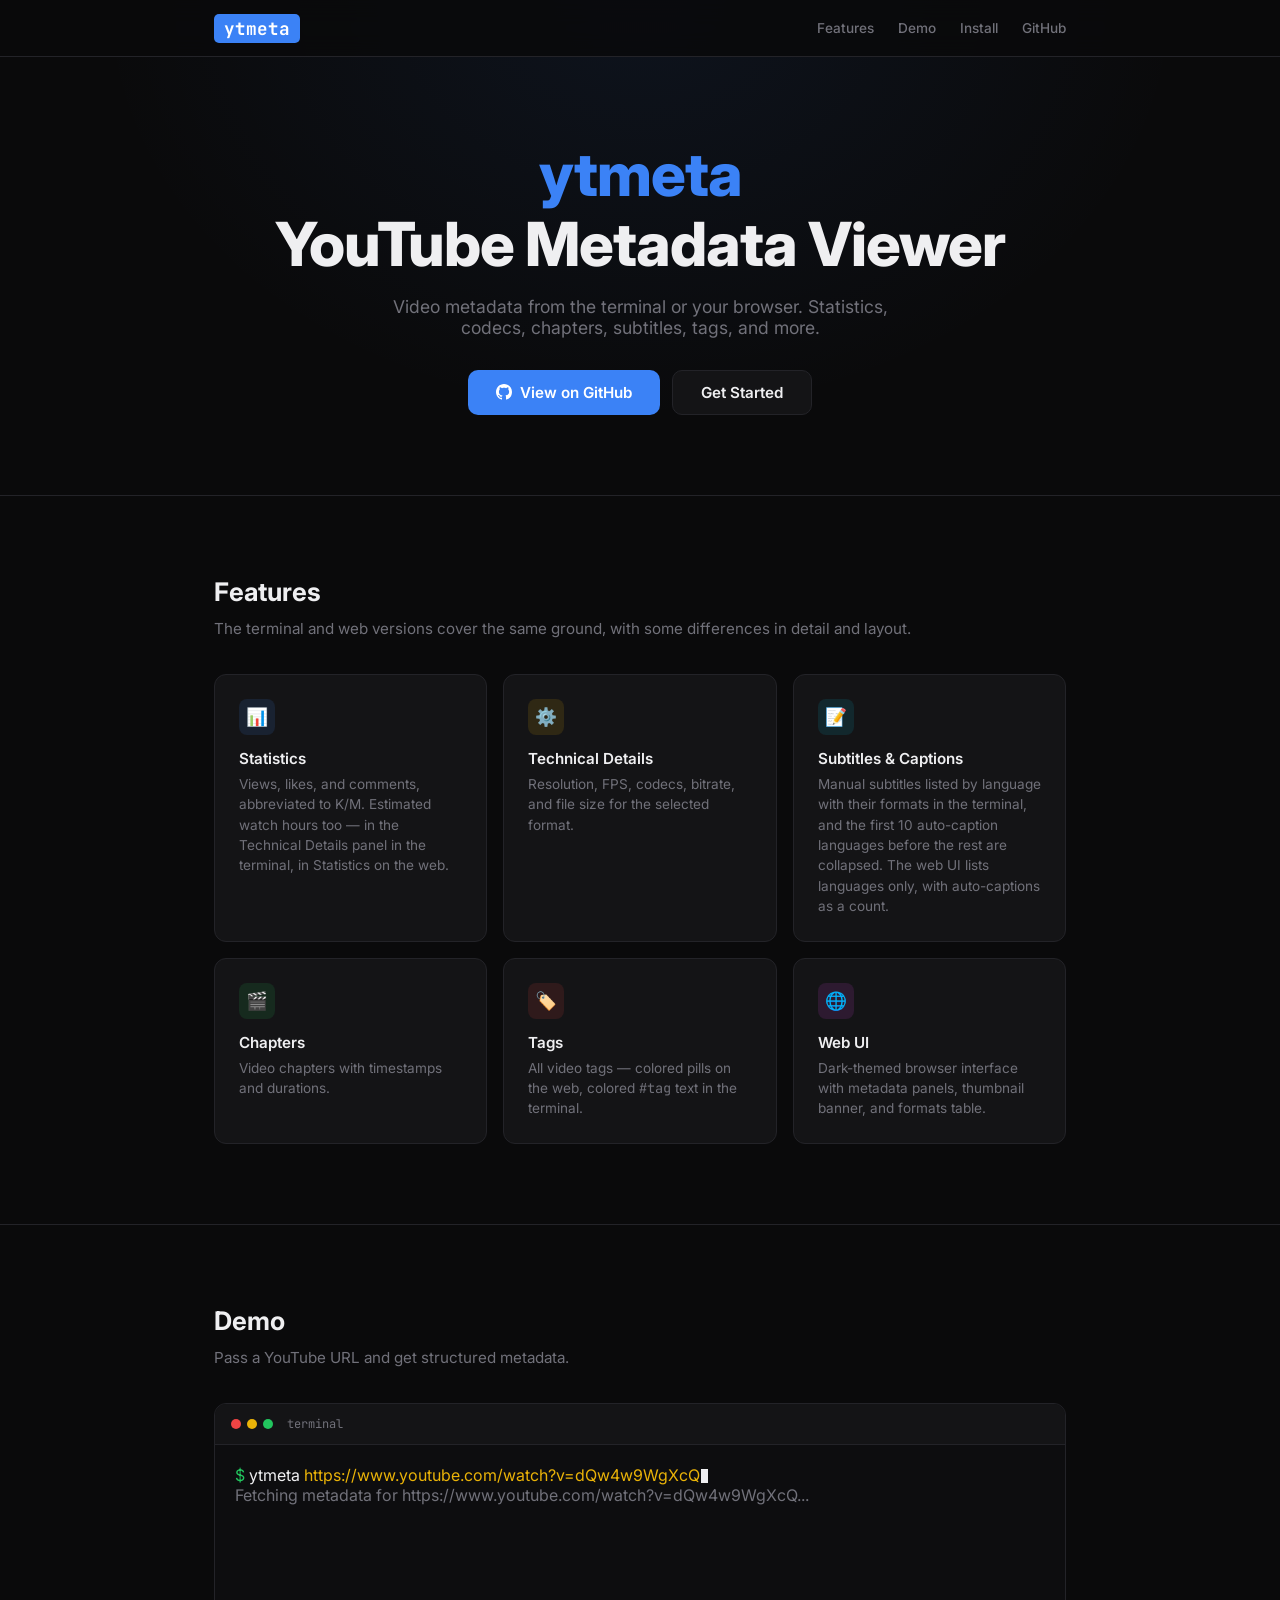
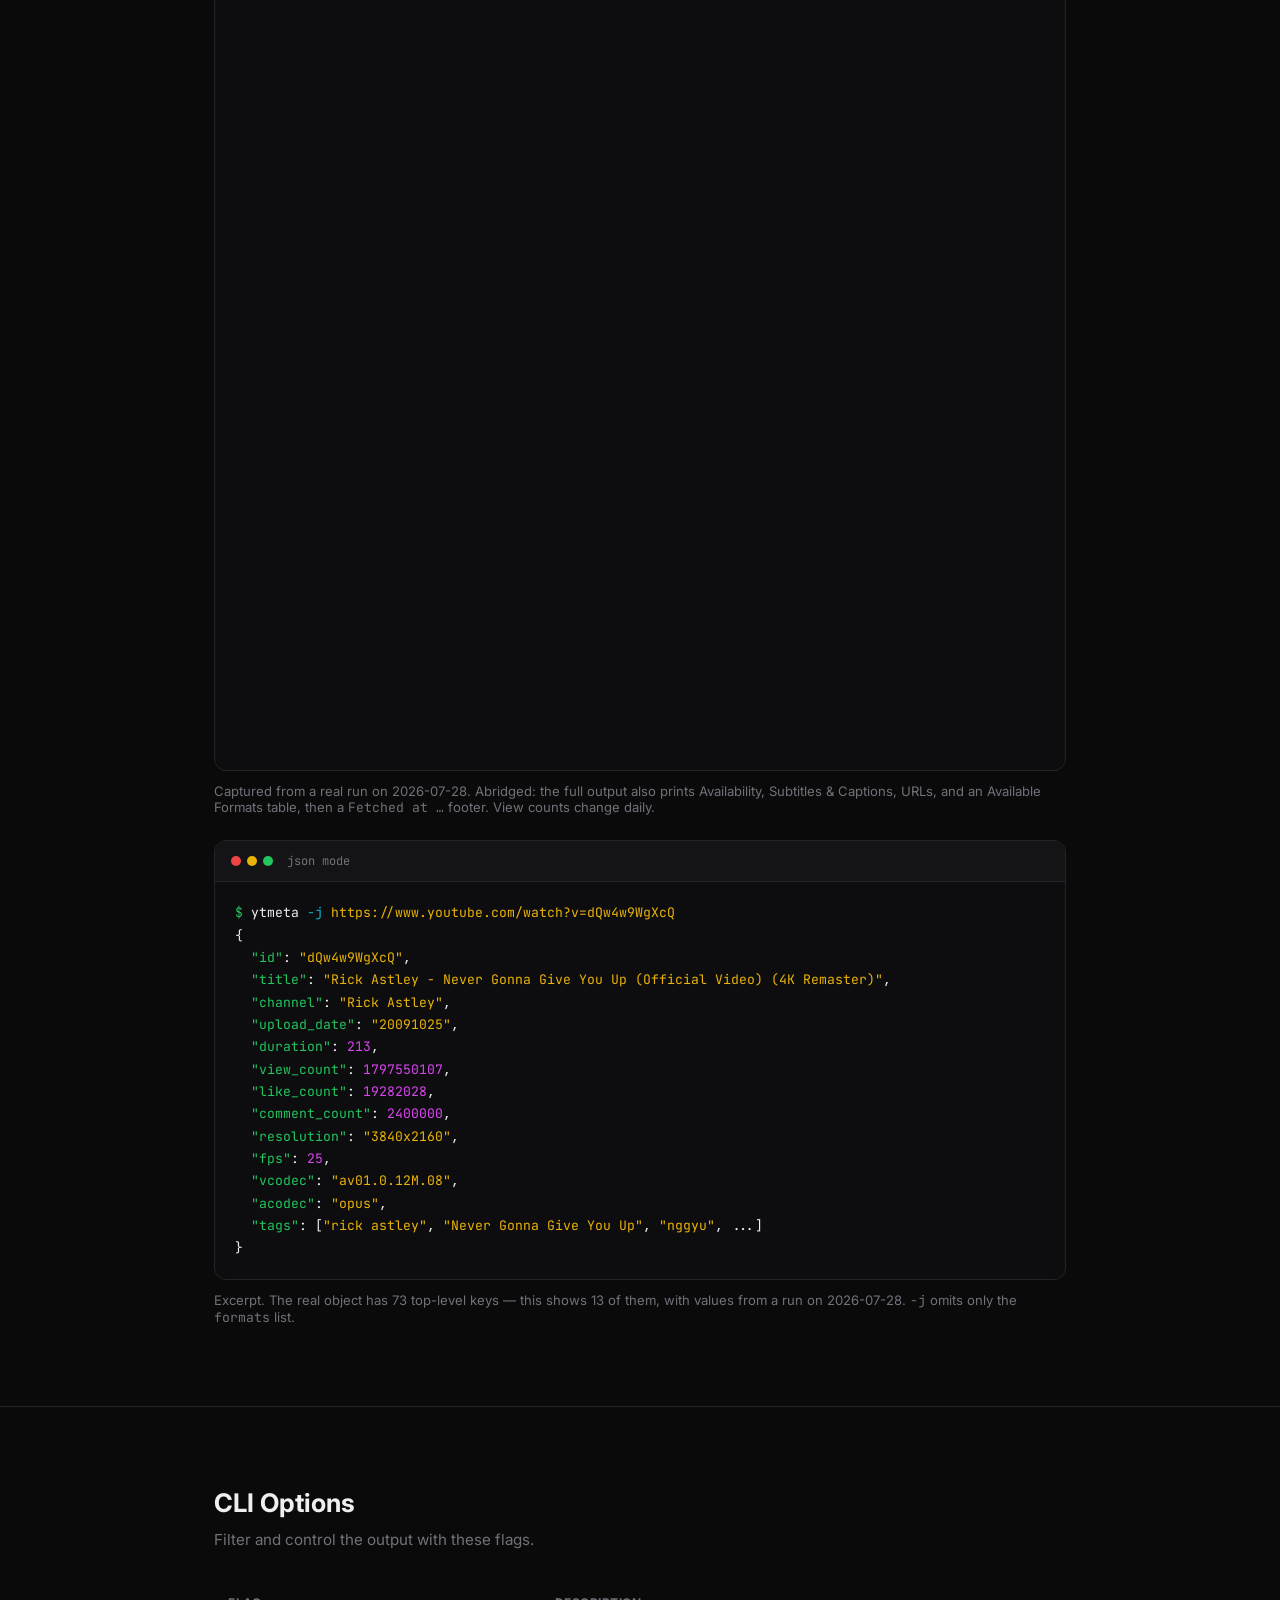
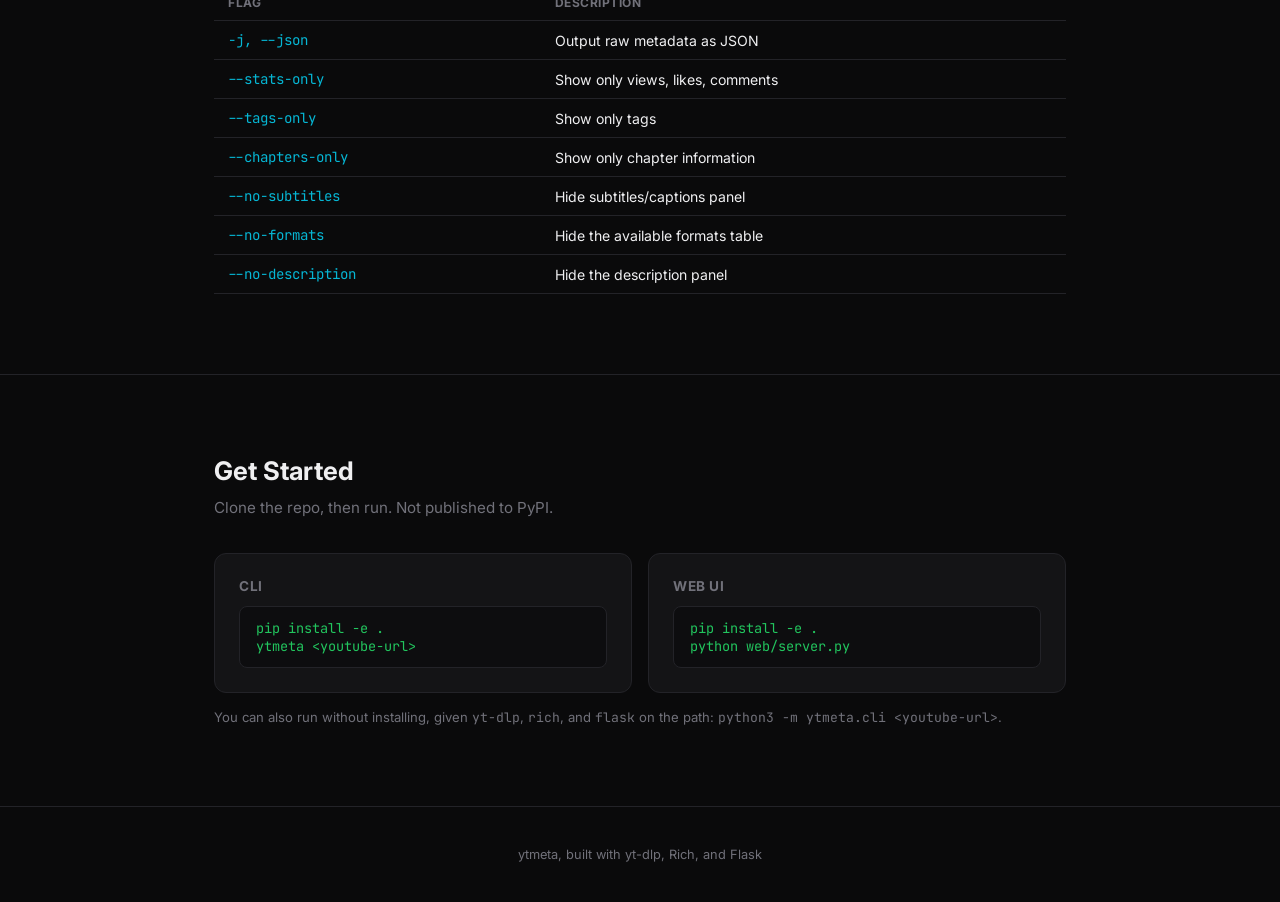
<file: docs/index.html>
<!DOCTYPE html>
<html lang="en">
<head>
  <meta charset="UTF-8" />
  <meta name="viewport" content="width=device-width, initial-scale=1.0" />
  <title>ytmeta - YouTube Metadata Viewer</title>
  <meta name="description" content="CLI tool and web app for viewing YouTube video metadata." />
  <link rel="preconnect" href="https://fonts.googleapis.com" />
  <link rel="preconnect" href="https://fonts.gstatic.com" crossorigin />
  <link href="https://fonts.googleapis.com/css2?family=JetBrains+Mono:wght@400;600;700&family=Inter:wght@400;500;600;700;800&display=swap" rel="stylesheet" />
  <style>
    *, *::before, *::after { margin: 0; padding: 0; box-sizing: border-box; }

    :root {
      --bg: #0a0a0b;
      --bg-card: #141416;
      --bg-card-hover: #1a1a1e;
      --border: #232328;
      --text: #efeff1;
      --text-dim: #71717a;
      --blue: #3b82f6;
      --green: #22c55e;
      --yellow: #eab308;
      --magenta: #d946ef;
      --cyan: #06b6d4;
      --red: #ef4444;
      --mono: 'JetBrains Mono', monospace;
      --sans: 'Inter', -apple-system, BlinkMacSystemFont, 'Segoe UI', sans-serif;
    }

    html { background: var(--bg); color: var(--text); font-family: var(--sans); scroll-behavior: smooth; }
    body { overflow-x: hidden; }

    a { color: var(--blue); text-decoration: none; }
    a:hover { text-decoration: underline; }

    .container { max-width: 900px; margin: 0 auto; padding: 0 24px; }

    /* ── Nav ──────────────────────────────────────────────────────────── */
    nav {
      position: fixed; top: 0; left: 0; right: 0; z-index: 100;
      background: rgba(10,10,11,0.85); backdrop-filter: blur(12px);
      border-bottom: 1px solid var(--border);
    }
    nav .inner {
      max-width: 900px; margin: 0 auto; padding: 0 24px;
      display: flex; align-items: center; justify-content: space-between;
      height: 56px;
    }
    nav .brand {
      font-family: var(--mono); font-weight: 700; font-size: 1.1rem;
      background: var(--blue); color: #fff; padding: 3px 10px; border-radius: 5px;
    }
    nav .links { display: flex; gap: 24px; }
    nav .links a {
      color: var(--text-dim); font-size: 0.85rem; font-weight: 500;
      transition: color 0.2s;
    }
    nav .links a:hover { color: var(--text); text-decoration: none; }

    /* ── Hero ─────────────────────────────────────────────────────────── */
    .hero {
      padding: 140px 0 80px; text-align: center;
      background: radial-gradient(ellipse at 50% 0%, rgba(59,130,246,0.08) 0%, transparent 60%);
    }
    .hero h1 {
      font-size: clamp(2.4rem, 6vw, 3.8rem); font-weight: 800;
      letter-spacing: -1px; line-height: 1.15;
    }
    .hero h1 .hl { color: var(--blue); }
    .hero p {
      margin-top: 16px; color: var(--text-dim); font-size: 1.1rem;
      max-width: 520px; margin-left: auto; margin-right: auto;
    }
    .hero-btns {
      margin-top: 32px; display: flex; gap: 12px;
      justify-content: center; flex-wrap: wrap;
    }
    .btn {
      display: inline-flex; align-items: center; gap: 8px;
      padding: 12px 28px; border-radius: 10px; font-weight: 600;
      font-size: 0.95rem; transition: all 0.2s; border: none; cursor: pointer;
    }
    .btn-primary { background: var(--blue); color: #fff; }
    .btn-primary:hover { background: #2563eb; text-decoration: none; }
    .btn-secondary {
      background: var(--bg-card); color: var(--text); border: 1px solid var(--border);
    }
    .btn-secondary:hover { background: var(--bg-card-hover); text-decoration: none; }

    /* ── Section ──────────────────────────────────────────────────────── */
    section { padding: 80px 0; }
    section + section { border-top: 1px solid var(--border); }
    .section-title {
      font-size: 1.6rem; font-weight: 700; margin-bottom: 12px;
    }
    .section-sub {
      color: var(--text-dim); font-size: 0.95rem; margin-bottom: 36px;
    }

    /* ── Features Grid ────────────────────────────────────────────────── */
    .features {
      display: grid; grid-template-columns: repeat(auto-fit, minmax(240px, 1fr));
      gap: 16px;
    }
    .feature-card {
      background: var(--bg-card); border: 1px solid var(--border);
      border-radius: 12px; padding: 24px;
      transition: border-color 0.2s, background 0.2s;
    }
    .feature-card:hover {
      border-color: var(--blue); background: var(--bg-card-hover);
    }
    .feature-icon {
      width: 36px; height: 36px; border-radius: 8px; margin-bottom: 14px;
      display: flex; align-items: center; justify-content: center;
      font-size: 1.1rem;
    }
    .feature-card h3 { font-size: 0.95rem; font-weight: 600; margin-bottom: 6px; }
    .feature-card p { color: var(--text-dim); font-size: 0.85rem; line-height: 1.5; }

    /* ── Terminal ─────────────────────────────────────────────────────── */
    .terminal {
      background: #0d0d0f; border: 1px solid var(--border); border-radius: 12px;
      overflow: hidden;
    }
    .terminal-bar {
      display: flex; align-items: center; gap: 6px;
      padding: 12px 16px; background: #141416; border-bottom: 1px solid var(--border);
    }
    .terminal-dot { width: 10px; height: 10px; border-radius: 50%; }
    .terminal-dot.r { background: #ef4444; }
    .terminal-dot.y { background: #eab308; }
    .terminal-dot.g { background: #22c55e; }
    .terminal-title {
      margin-left: 8px; color: var(--text-dim); font-size: 0.75rem;
      font-family: var(--mono);
    }
    .terminal pre {
      padding: 20px; overflow-x: auto; font-family: var(--mono);
      font-size: 0.82rem; line-height: 1.7;
    }
    .t-prompt { color: var(--green); }
    .t-flag { color: var(--cyan); }
    .t-url { color: var(--yellow); }
    .t-dim { color: var(--text-dim); }
    .t-blue { color: var(--blue); }
    .t-green { color: var(--green); }
    .t-yellow { color: var(--yellow); }
    .t-magenta { color: var(--magenta); }
    .t-red { color: var(--red); }
    .t-cyan { color: var(--cyan); }

    /* ── Install ──────────────────────────────────────────────────────── */
    .install-grid {
      display: grid; grid-template-columns: 1fr 1fr; gap: 16px;
    }
    @media (max-width: 600px) { .install-grid { grid-template-columns: 1fr; } }
    .install-card {
      background: var(--bg-card); border: 1px solid var(--border);
      border-radius: 12px; padding: 24px;
    }
    .install-card h3 {
      font-size: 0.85rem; text-transform: uppercase; letter-spacing: 0.5px;
      color: var(--text-dim); margin-bottom: 12px;
    }
    .install-card code {
      display: block; background: #0d0d0f; border: 1px solid var(--border);
      border-radius: 8px; padding: 12px 16px; font-family: var(--mono);
      font-size: 0.85rem; color: var(--green); overflow-x: auto;
    }

    /* ── Options Table ────────────────────────────────────────────────── */
    .opts-table {
      width: 100%; border-collapse: collapse; font-size: 0.88rem;
    }
    .opts-table th {
      text-align: left; padding: 10px 14px; color: var(--text-dim);
      font-size: 0.75rem; text-transform: uppercase; letter-spacing: 0.5px;
      border-bottom: 1px solid var(--border);
    }
    .opts-table td {
      padding: 10px 14px; border-bottom: 1px solid var(--border);
    }
    .opts-table td:first-child { font-family: var(--mono); color: var(--cyan); white-space: nowrap; }

    /* ── Footer ───────────────────────────────────────────────────────── */
    footer {
      padding: 40px 0; text-align: center; color: var(--text-dim);
      font-size: 0.8rem; border-top: 1px solid var(--border);
    }

    /* ── Animate ──────────────────────────────────────────────────────── */
    .fade-in {
      opacity: 0; transform: translateY(20px);
      transition: opacity 0.5s, transform 0.5s;
    }
    .fade-in.visible { opacity: 1; transform: translateY(0); }

    /* ── Terminal Mockup Animation ────────────────────────────────────── */
    .mockup-terminal { position: relative; overflow: hidden; }
    .mockup-terminal .terminal-body { padding: 20px; }

    .mockup-line {
      opacity: 0;
      transform: translateY(4px);
    }
    .mockup-line.show {
      animation: line-in 0.25s ease forwards;
    }

    @keyframes line-in {
      to { opacity: 1; transform: translateY(0); }
    }

    .mockup-panel {
      opacity: 0;
      transform: translateY(6px);
      background: var(--bg-card);
      border: 1px solid var(--border);
      border-radius: 10px;
      overflow: hidden;
      margin-bottom: 12px;
    }
    .mockup-panel.show {
      animation: panel-in 0.35s ease forwards;
    }
    .mockup-panel .mp-header {
      font-family: var(--mono);
      font-size: 0.75rem;
      font-weight: 700;
      text-transform: uppercase;
      letter-spacing: 1px;
      padding: 10px 16px;
      border-bottom: 1px solid var(--border);
      display: flex;
      align-items: center;
      gap: 8px;
    }
    .mockup-panel .mp-body {
      padding: 12px 16px;
    }
    .mockup-panel .mp-row {
      display: flex;
      padding: 5px 0;
      font-family: var(--mono);
      font-size: 0.8rem;
      line-height: 1.5;
    }
    .mockup-panel .mp-row + .mp-row {
      border-top: 1px solid rgba(255,255,255,0.04);
    }
    .mockup-panel .mp-key {
      width: 160px;
      flex-shrink: 0;
      color: var(--cyan);
    }
    .mockup-panel .mp-val {
      color: var(--text);
      white-space: nowrap;
    }

    @keyframes panel-in {
      to { opacity: 1; transform: translateY(0); }
    }

    .mockup-cursor {
      display: inline-block;
      width: 7px;
      height: 14px;
      background: var(--text);
      vertical-align: middle;
      margin-left: 1px;
      animation: blink 1s step-end infinite;
    }

    @keyframes blink {
      50% { opacity: 0; }
    }
  </style>
</head>
<body>

<nav>
  <div class="inner">
    <span class="brand">ytmeta</span>
    <div class="links">
      <a href="#features">Features</a>
      <a href="#demo">Demo</a>
      <a href="#install">Install</a>
      <a href="https://github.com/Alyetama/ytmeta" target="_blank">GitHub</a>
    </div>
  </div>
</nav>

<!-- ── Hero ─────────────────────────────────────────────────────────── -->
<section class="hero">
  <div class="container">
    <h1><span class="hl">ytmeta</span><br/>YouTube Metadata Viewer</h1>
    <p>Video metadata from the terminal or your browser. Statistics, codecs, chapters, subtitles, tags, and more.</p>
    <div class="hero-btns">
      <a href="https://github.com/Alyetama/ytmeta" class="btn btn-primary" target="_blank">
        <svg width="16" height="16" viewBox="0 0 16 16" fill="currentColor"><path d="M8 0C3.58 0 0 3.58 0 8c0 3.54 2.29 6.53 5.47 7.59.4.07.55-.17.55-.38 0-.19-.01-.82-.01-1.49-2.01.37-2.53-.49-2.69-.94-.09-.23-.48-.94-.82-1.13-.28-.15-.68-.52-.01-.53.63-.01 1.08.58 1.23.82.72 1.21 1.87.87 2.33.66.07-.52.28-.87.51-1.07-1.78-.2-3.64-.89-3.64-3.95 0-.87.31-1.59.82-2.15-.08-.2-.36-1.02.08-2.12 0 0 .67-.21 2.2.82.64-.18 1.32-.27 2-.27.68 0 1.36.09 2 .27 1.53-1.04 2.2-.82 2.2-.82.44 1.1.16 1.92.08 2.12.51.56.82 1.27.82 2.15 0 3.07-1.87 3.75-3.65 3.95.29.25.54.73.54 1.48 0 1.07-.01 1.93-.01 2.2 0 .21.15.46.55.38A8.013 8.013 0 0016 8c0-4.42-3.58-8-8-8z"/></svg>
        View on GitHub
      </a>
      <a href="#install" class="btn btn-secondary">Get Started</a>
    </div>
  </div>
</section>

<!-- ── Features ─────────────────────────────────────────────────────── -->
<section id="features">
  <div class="container">
    <h2 class="section-title">Features</h2>
    <p class="section-sub">The terminal and web versions cover the same ground, with some differences in detail and layout.</p>
    <div class="features">
      <div class="feature-card fade-in">
        <div class="feature-icon" style="background:rgba(59,130,246,0.12);color:var(--blue);">📊</div>
        <h3>Statistics</h3>
        <p>Views, likes, and comments, abbreviated to K/M. Estimated watch hours too — in the Technical Details panel in the terminal, in Statistics on the web.</p>
      </div>
      <div class="feature-card fade-in">
        <div class="feature-icon" style="background:rgba(234,179,8,0.12);color:var(--yellow);">⚙️</div>
        <h3>Technical Details</h3>
        <p>Resolution, FPS, codecs, bitrate, and file size for the selected format.</p>
      </div>
      <div class="feature-card fade-in">
        <div class="feature-icon" style="background:rgba(6,182,212,0.12);color:var(--cyan);">📝</div>
        <h3>Subtitles & Captions</h3>
        <p>Manual subtitles listed by language with their formats in the terminal, and the first 10 auto-caption languages before the rest are collapsed. The web UI lists languages only, with auto-captions as a count.</p>
      </div>
      <div class="feature-card fade-in">
        <div class="feature-icon" style="background:rgba(34,197,94,0.12);color:var(--green);">🎬</div>
        <h3>Chapters</h3>
        <p>Video chapters with timestamps and durations.</p>
      </div>
      <div class="feature-card fade-in">
        <div class="feature-icon" style="background:rgba(239,68,68,0.12);color:var(--red);">🏷️</div>
        <h3>Tags</h3>
        <p>All video tags — colored pills on the web, colored <span style="font-family:var(--mono)">#tag</span> text in the terminal.</p>
      </div>
      <div class="feature-card fade-in">
        <div class="feature-icon" style="background:rgba(217,70,239,0.12);color:var(--magenta);">🌐</div>
        <h3>Web UI</h3>
        <p>Dark-themed browser interface with metadata panels, thumbnail banner, and formats table.</p>
      </div>
    </div>
  </div>
</section>

<!-- ── Demo ─────────────────────────────────────────────────────────── -->
<section id="demo">
  <div class="container">
    <h2 class="section-title">Demo</h2>
    <p class="section-sub">Pass a YouTube URL and get structured metadata.</p>

    <div class="terminal fade-in mockup-terminal" id="mockup">
      <div class="terminal-bar">
        <span class="terminal-dot r"></span>
        <span class="terminal-dot y"></span>
        <span class="terminal-dot g"></span>
        <span class="terminal-title">terminal</span>
      </div>
      <div class="terminal-body" id="mockup-pre">
        <div class="mockup-line" data-delay="0"><span class="t-prompt">$</span> ytmeta <span class="t-url">https://www.youtube.com/watch?v=dQw4w9WgXcQ</span><span class="mockup-cursor"></span></div>
        <div class="mockup-line" data-delay="900"> </div>
        <div class="mockup-line" data-delay="900">  <span class="t-dim">Fetching metadata for https://www.youtube.com/watch?v=dQw4w9WgXcQ...</span></div>
        <div class="mockup-line" data-delay="1100">  <span class="t-dim">ytmeta</span>    Rick Astley - Never Gonna Give You Up (Official Video) (4K Remaster)</div>
        <div class="mockup-line" data-delay="1500"> </div>

        <div class="mockup-panel" data-delay="1800">
          <div class="mp-header"><span class="t-blue">Overview</span></div>
          <div class="mp-body">
            <div class="mp-row"><span class="mp-key">Channel</span><span class="mp-val">Rick Astley</span></div>
            <div class="mp-row"><span class="mp-key">Upload Date</span><span class="mp-val">October 25, 2009</span></div>
            <div class="mp-row"><span class="mp-key">Duration</span><span class="mp-val">3m 33s</span></div>
            <div class="mp-row"><span class="mp-key">Category</span><span class="mp-val">N/A</span></div>
            <div class="mp-row"><span class="mp-key">Video ID</span><span class="mp-val">dQw4w9WgXcQ</span></div>
          </div>
        </div>

        <div class="mockup-panel" data-delay="3000">
          <div class="mp-header"><span class="t-green">Statistics</span></div>
          <div class="mp-body">
            <div class="mp-row"><span class="mp-key">Views</span><span class="mp-val">1797.5M</span></div>
            <div class="mp-row"><span class="mp-key">Likes</span><span class="mp-val">19.3M</span></div>
            <div class="mp-row"><span class="mp-key">Comments</span><span class="mp-val">2.4M</span></div>
          </div>
        </div>

        <div class="mockup-panel" data-delay="4200">
          <div class="mp-header"><span class="t-yellow">Technical Details</span></div>
          <div class="mp-body">
            <div class="mp-row"><span class="mp-key">Est. Watch Hours</span><span class="mp-val">106,354,952</span></div>
            <div class="mp-row"><span class="mp-key">Resolution</span><span class="mp-val">3840x2160</span></div>
            <div class="mp-row"><span class="mp-key">FPS</span><span class="mp-val">25</span></div>
            <div class="mp-row"><span class="mp-key">Format</span><span class="mp-val">401 - 3840x2160 (2160p)+251 - audio o...</span></div>
            <div class="mp-row"><span class="mp-key">Video Codec</span><span class="mp-val">av01.0.12M.08</span></div>
            <div class="mp-row"><span class="mp-key">Audio Codec</span><span class="mp-val">opus</span></div>
            <div class="mp-row"><span class="mp-key">Total Bitrate</span><span class="mp-val">9154 kbps</span></div>
            <div class="mp-row"><span class="mp-key">Video Bitrate</span><span class="mp-val">9025 kbps</span></div>
            <div class="mp-row"><span class="mp-key">Audio Bitrate</span><span class="mp-val">129 kbps</span></div>
            <div class="mp-row"><span class="mp-key">File Size</span><span class="mp-val">232.5 MB</span></div>
            <div class="mp-row"><span class="mp-key">Has Subtitles</span><span class="mp-val">Yes</span></div>
            <div class="mp-row"><span class="mp-key">Has Chapters</span><span class="mp-val">No</span></div>
          </div>
        </div>
      </div>
    </div>

    <p class="section-sub" style="margin:12px 0 0;font-size:0.82rem;">
      Captured from a real run on 2026-07-28. Abridged: the full output also prints
      Availability, Subtitles &amp; Captions, URLs, and an Available Formats table, then a
      <span style="font-family:var(--mono)">Fetched at …</span> footer. View counts change daily.
    </p>

    <div style="height:24px"></div>

    <div class="terminal fade-in">
      <div class="terminal-bar">
        <span class="terminal-dot r"></span>
        <span class="terminal-dot y"></span>
        <span class="terminal-dot g"></span>
        <span class="terminal-title">json mode</span>
      </div>
<pre>
<span class="t-prompt">$</span> ytmeta <span class="t-flag">-j</span> <span class="t-url">https://www.youtube.com/watch?v=dQw4w9WgXcQ</span>
{
  <span class="t-green">"id"</span>: <span class="t-yellow">"dQw4w9WgXcQ"</span>,
  <span class="t-green">"title"</span>: <span class="t-yellow">"Rick Astley - Never Gonna Give You Up (Official Video) (4K Remaster)"</span>,
  <span class="t-green">"channel"</span>: <span class="t-yellow">"Rick Astley"</span>,
  <span class="t-green">"upload_date"</span>: <span class="t-yellow">"20091025"</span>,
  <span class="t-green">"duration"</span>: <span class="t-magenta">213</span>,
  <span class="t-green">"view_count"</span>: <span class="t-magenta">1797550107</span>,
  <span class="t-green">"like_count"</span>: <span class="t-magenta">19282028</span>,
  <span class="t-green">"comment_count"</span>: <span class="t-magenta">2400000</span>,
  <span class="t-green">"resolution"</span>: <span class="t-yellow">"3840x2160"</span>,
  <span class="t-green">"fps"</span>: <span class="t-magenta">25</span>,
  <span class="t-green">"vcodec"</span>: <span class="t-yellow">"av01.0.12M.08"</span>,
  <span class="t-green">"acodec"</span>: <span class="t-yellow">"opus"</span>,
  <span class="t-green">"tags"</span>: [<span class="t-yellow">"rick astley"</span>, <span class="t-yellow">"Never Gonna Give You Up"</span>, <span class="t-yellow">"nggyu"</span>, ...]
}
</pre>
    </div>

    <p class="section-sub" style="margin:12px 0 0;font-size:0.82rem;">
      Excerpt. The real object has 73 top-level keys — this shows 13 of them, with values
      from a run on 2026-07-28. <span style="font-family:var(--mono)">-j</span> omits only
      the <span style="font-family:var(--mono)">formats</span> list.
    </p>
  </div>
</section>

<!-- ── CLI Options ──────────────────────────────────────────────────── -->
<section id="options">
  <div class="container">
    <h2 class="section-title">CLI Options</h2>
    <p class="section-sub">Filter and control the output with these flags.</p>
    <table class="opts-table fade-in">
      <thead><tr><th>Flag</th><th>Description</th></tr></thead>
      <tbody>
        <tr><td>-j, --json</td><td>Output raw metadata as JSON</td></tr>
        <tr><td>--stats-only</td><td>Show only views, likes, comments</td></tr>
        <tr><td>--tags-only</td><td>Show only tags</td></tr>
        <tr><td>--chapters-only</td><td>Show only chapter information</td></tr>
        <tr><td>--no-subtitles</td><td>Hide subtitles/captions panel</td></tr>
        <tr><td>--no-formats</td><td>Hide the available formats table</td></tr>
        <tr><td>--no-description</td><td>Hide the description panel</td></tr>
      </tbody>
    </table>
  </div>
</section>

<!-- ── Install ──────────────────────────────────────────────────────── -->
<section id="install">
  <div class="container">
    <h2 class="section-title">Get Started</h2>
    <p class="section-sub">Clone the repo, then run. Not published to PyPI.</p>
    <div class="install-grid fade-in">
      <div class="install-card">
        <h3>CLI</h3>
        <code>pip install -e .<br/>ytmeta &lt;youtube-url&gt;</code>
      </div>
      <div class="install-card">
        <h3>Web UI</h3>
        <code>pip install -e .<br/>python web/server.py</code>
      </div>
    </div>
    <p class="section-sub" style="margin:16px 0 0;font-size:0.82rem;">
      You can also run without installing, given
      <span style="font-family:var(--mono)">yt-dlp</span>,
      <span style="font-family:var(--mono)">rich</span>, and
      <span style="font-family:var(--mono)">flask</span> on the path:
      <span style="font-family:var(--mono)">python3 -m ytmeta.cli &lt;youtube-url&gt;</span>.
    </p>
  </div>
</section>

<!-- ── Footer ───────────────────────────────────────────────────────── -->
<footer>
  <div class="container">
    ytmeta, built with yt-dlp, Rich, and Flask
  </div>
</footer>

<script>
const observer = new IntersectionObserver((entries) => {
  entries.forEach(e => { if (e.isIntersecting) e.target.classList.add("visible"); });
}, { threshold: 0.15 });
document.querySelectorAll(".fade-in").forEach(el => observer.observe(el));

/* Terminal mockup animation */
let mockupPlayed = false;
const mockup = document.getElementById("mockup");
if (mockup) {
  const mockupObs = new IntersectionObserver((entries) => {
    entries.forEach(e => {
      if (e.isIntersecting && !mockupPlayed) {
        mockupPlayed = true;
        startMockup();
        mockupObs.disconnect();
      }
    });
  }, { threshold: 0.3 });
  mockupObs.observe(mockup);
}

function startMockup() {
  const els = document.querySelectorAll("#mockup-pre > .mockup-line, #mockup-pre > .mockup-panel");
  els.forEach(el => {
    const delay = parseInt(el.dataset.delay || "0", 10);
    setTimeout(() => el.classList.add("show"), delay);
  });
  /* Remove cursor after animation completes */
  setTimeout(() => {
    const cursor = document.querySelector(".mockup-cursor");
    if (cursor) cursor.style.display = "none";
  }, 5500);
}
</script>

</body>
</html>
</file>
